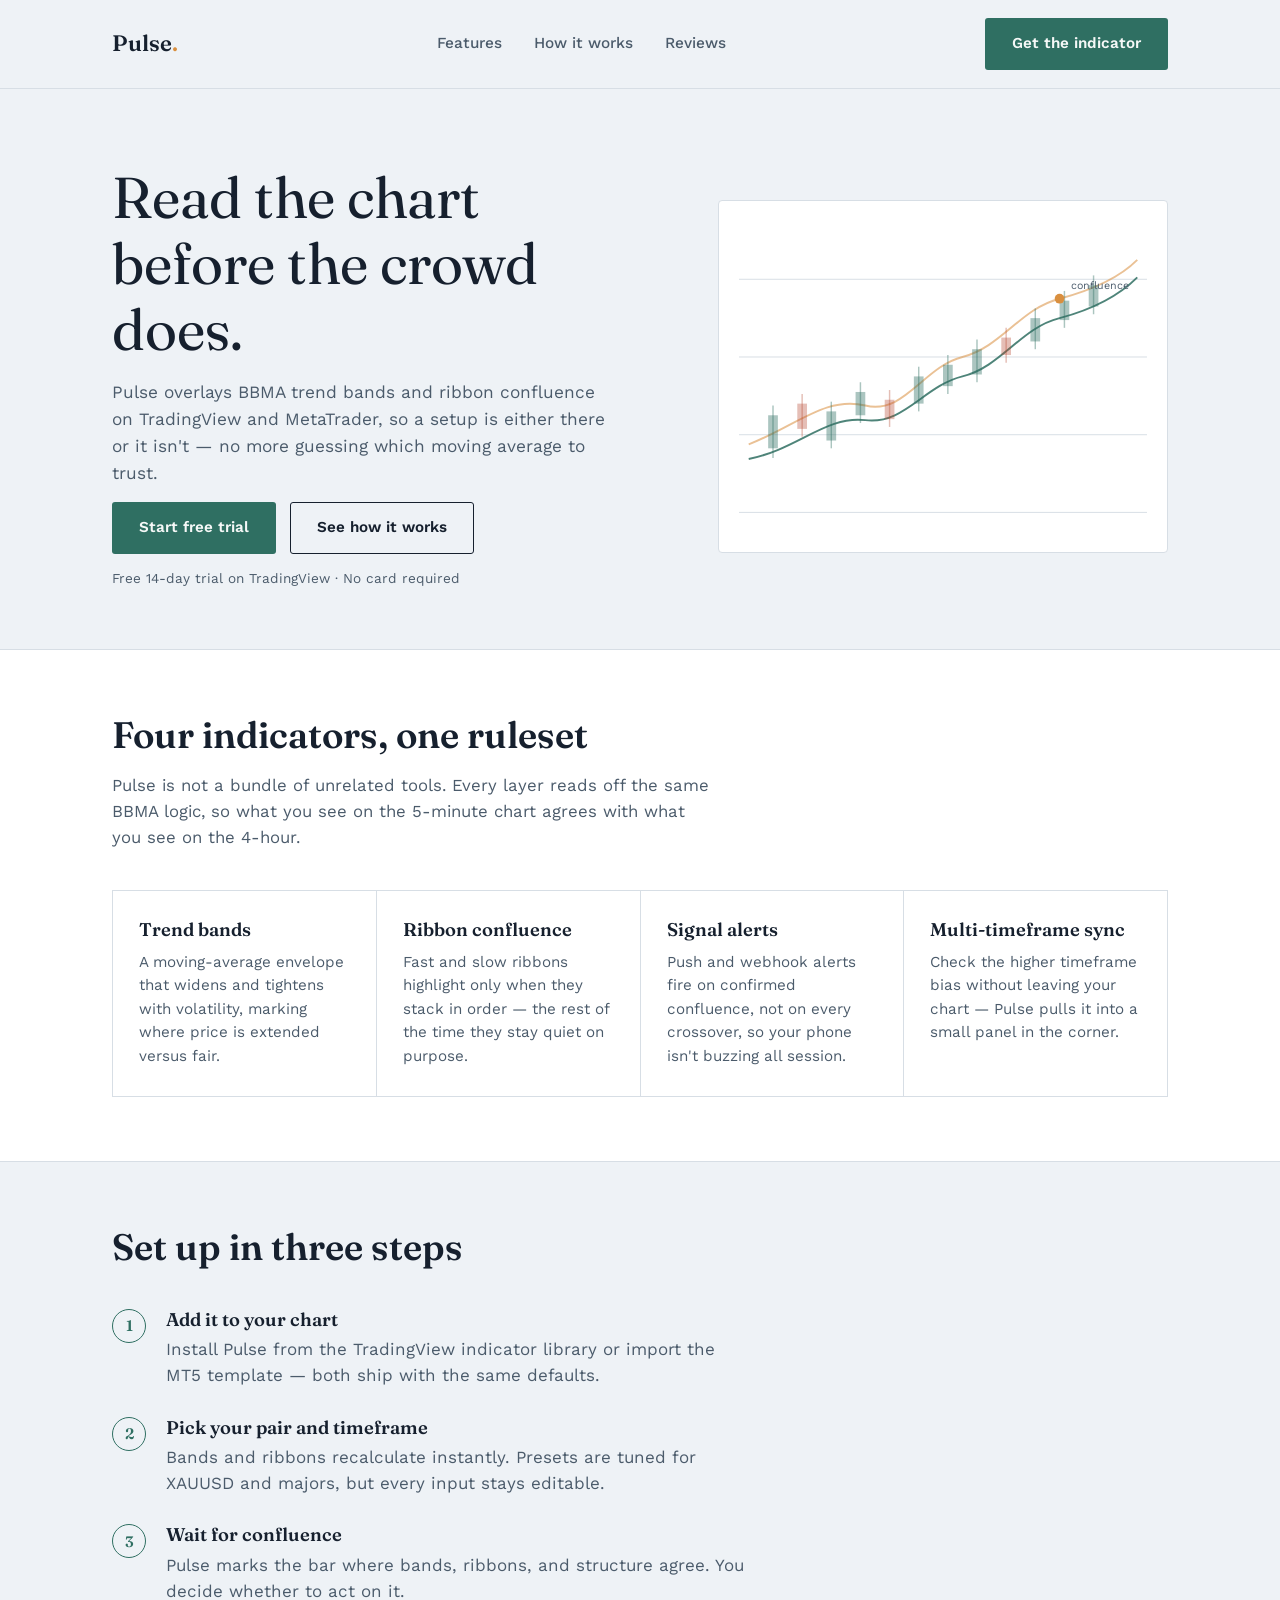
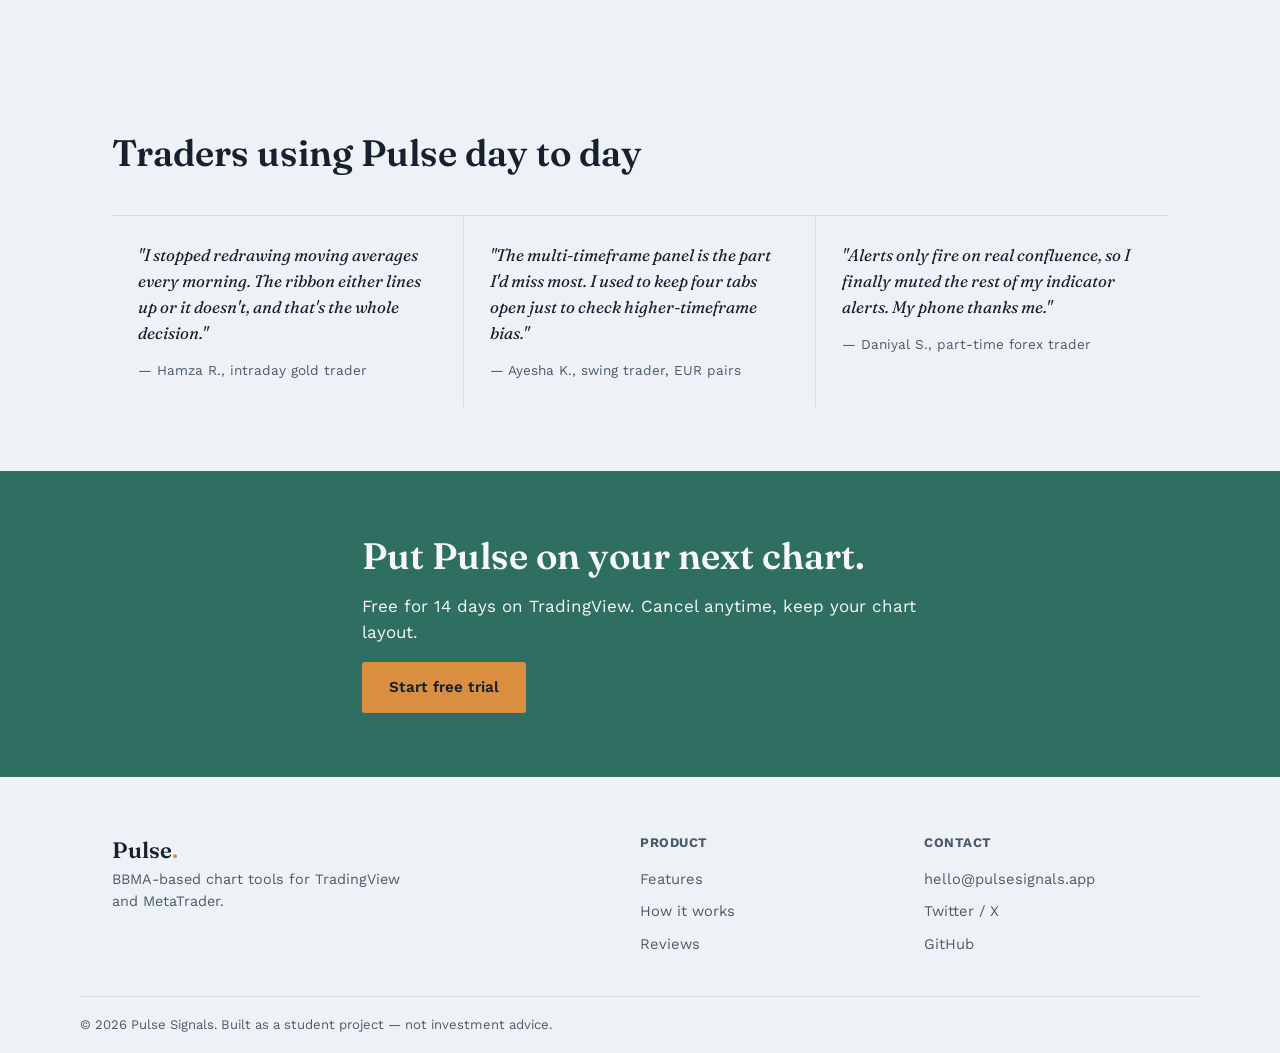
<file: WebDev-L1-LandingPage/index.html>
<!DOCTYPE html>
<html lang="en">
<head>
<meta charset="UTF-8">
<meta name="viewport" content="width=device-width, initial-scale=1.0">
<title>Pulse Signals — Read the chart before the crowd does</title>
<link rel="preconnect" href="https://fonts.googleapis.com">
<link rel="preconnect" href="https://fonts.gstatic.com" crossorigin>
<link href="https://fonts.googleapis.com/css2?family=Fraunces:ital,opsz,wght@0,9..144,400;0,9..144,600;1,9..144,500&family=Work+Sans:wght@400;500;600;700&display=swap" rel="stylesheet">
<link rel="stylesheet" href="style.css">
</head>
<body>

<header class="site-header">
  <div class="wrap header-inner">
    <a href="#top" class="logo">Pulse<span class="logo-dot">.</span></a>
    <nav class="main-nav">
      <a href="#features">Features</a>
      <a href="#how-it-works">How it works</a>
      <a href="#reviews">Reviews</a>
    </nav>
    <a href="#get-started" class="btn btn-primary nav-cta">Get the indicator</a>
    <button class="nav-toggle" aria-label="Toggle navigation" aria-expanded="false">
      <span></span><span></span><span></span>
    </button>
  </div>
</header>

<main id="top">

  <section class="hero">
    <div class="wrap hero-inner">
      <div class="hero-copy">
        <h1>Read the chart<br>before the crowd does.</h1>
        <p class="hero-sub">Pulse overlays BBMA trend bands and ribbon confluence on TradingView and MetaTrader, so a setup is either there or it isn't — no more guessing which moving average to trust.</p>
        <div class="hero-actions">
          <a href="#get-started" class="btn btn-primary">Start free trial</a>
          <a href="#how-it-works" class="btn btn-ghost">See how it works</a>
        </div>
        <p class="hero-note">Free 14-day trial on TradingView · No card required</p>
      </div>
      <div class="hero-visual" aria-hidden="true">
        <svg viewBox="0 0 420 320" xmlns="http://www.w3.org/2000/svg" class="chart-svg">
          <line x1="0" y1="60" x2="420" y2="60" class="grid-line"/>
          <line x1="0" y1="140" x2="420" y2="140" class="grid-line"/>
          <line x1="0" y1="220" x2="420" y2="220" class="grid-line"/>
          <line x1="0" y1="300" x2="420" y2="300" class="grid-line"/>
          <path d="M10,230 C60,210 90,180 130,190 C170,200 190,150 230,140 C270,130 290,90 330,80 C360,72 390,60 410,40" class="ribbon ribbon-slow"/>
          <path d="M10,245 C60,235 90,200 130,205 C170,210 190,170 230,160 C270,150 290,110 330,100 C360,92 390,78 410,58" class="ribbon ribbon-fast"/>
          <g class="candles">
            <rect x="30"  y="200" width="10" height="34" class="candle up"/><line x1="35" y1="190" x2="35" y2="244" class="wick up"/>
            <rect x="60"  y="188" width="10" height="26" class="candle down"/><line x1="65" y1="178" x2="65" y2="222" class="wick down"/>
            <rect x="90"  y="196" width="10" height="30" class="candle up"/><line x1="95" y1="186" x2="95" y2="234" class="wick up"/>
            <rect x="120" y="176" width="10" height="24" class="candle up"/><line x1="125" y1="166" x2="125" y2="208" class="wick up"/>
            <rect x="150" y="184" width="10" height="20" class="candle down"/><line x1="155" y1="174" x2="155" y2="212" class="wick down"/>
            <rect x="180" y="160" width="10" height="28" class="candle up"/><line x1="185" y1="150" x2="185" y2="196" class="wick up"/>
            <rect x="210" y="148" width="10" height="22" class="candle up"/><line x1="215" y1="138" x2="215" y2="178" class="wick up"/>
            <rect x="240" y="132" width="10" height="26" class="candle up"/><line x1="245" y1="122" x2="245" y2="166" class="wick up"/>
            <rect x="270" y="120" width="10" height="18" class="candle down"/><line x1="275" y1="110" x2="275" y2="146" class="wick down"/>
            <rect x="300" y="100" width="10" height="24" class="candle up"/><line x1="305" y1="90"  x2="305" y2="132" class="wick up"/>
            <rect x="330" y="82"  width="10" height="20" class="candle up"/><line x1="335" y1="72"  x2="335" y2="110" class="wick up"/>
            <rect x="360" y="66"  width="10" height="22" class="candle up"/><line x1="365" y1="56"  x2="365" y2="96"  class="wick up"/>
          </g>
          <circle cx="330" cy="80" r="5" class="signal-dot"/>
          <text x="342" y="70" class="signal-label">confluence</text>
        </svg>
      </div>
    </div>
  </section>

  <section id="features" class="section features">
    <div class="wrap">
      <h2>Four indicators, one ruleset</h2>
      <p class="section-lede">Pulse is not a bundle of unrelated tools. Every layer reads off the same BBMA logic, so what you see on the 5-minute chart agrees with what you see on the 4-hour.</p>
      <div class="feature-grid">
        <div class="feature">
          <h3>Trend bands</h3>
          <p>A moving-average envelope that widens and tightens with volatility, marking where price is extended versus fair.</p>
        </div>
        <div class="feature">
          <h3>Ribbon confluence</h3>
          <p>Fast and slow ribbons highlight only when they stack in order — the rest of the time they stay quiet on purpose.</p>
        </div>
        <div class="feature">
          <h3>Signal alerts</h3>
          <p>Push and webhook alerts fire on confirmed confluence, not on every crossover, so your phone isn't buzzing all session.</p>
        </div>
        <div class="feature">
          <h3>Multi-timeframe sync</h3>
          <p>Check the higher timeframe bias without leaving your chart — Pulse pulls it into a small panel in the corner.</p>
        </div>
      </div>
    </div>
  </section>

  <section id="how-it-works" class="section how-it-works">
    <div class="wrap">
      <h2>Set up in three steps</h2>
      <ol class="steps">
        <li>
          <span class="step-number">1</span>
          <div>
            <h3>Add it to your chart</h3>
            <p>Install Pulse from the TradingView indicator library or import the MT5 template — both ship with the same defaults.</p>
          </div>
        </li>
        <li>
          <span class="step-number">2</span>
          <div>
            <h3>Pick your pair and timeframe</h3>
            <p>Bands and ribbons recalculate instantly. Presets are tuned for XAUUSD and majors, but every input stays editable.</p>
          </div>
        </li>
        <li>
          <span class="step-number">3</span>
          <div>
            <h3>Wait for confluence</h3>
            <p>Pulse marks the bar where bands, ribbons, and structure agree. You decide whether to act on it.</p>
          </div>
        </li>
      </ol>
    </div>
  </section>

  <section id="reviews" class="section reviews">
    <div class="wrap">
      <h2>Traders using Pulse day to day</h2>
      <div class="review-list">
        <blockquote class="review">
          <p>"I stopped redrawing moving averages every morning. The ribbon either lines up or it doesn't, and that's the whole decision."</p>
          <cite>— Hamza R., intraday gold trader</cite>
        </blockquote>
        <blockquote class="review">
          <p>"The multi-timeframe panel is the part I'd miss most. I used to keep four tabs open just to check higher-timeframe bias."</p>
          <cite>— Ayesha K., swing trader, EUR pairs</cite>
        </blockquote>
        <blockquote class="review">
          <p>"Alerts only fire on real confluence, so I finally muted the rest of my indicator alerts. My phone thanks me."</p>
          <cite>— Daniyal S., part-time forex trader</cite>
        </blockquote>
      </div>
    </div>
  </section>

  <section id="get-started" class="section cta-band">
    <div class="wrap cta-inner">
      <h2>Put Pulse on your next chart.</h2>
      <p>Free for 14 days on TradingView. Cancel anytime, keep your chart layout.</p>
      <a href="#" class="btn btn-primary">Start free trial</a>
    </div>
  </section>

</main>

<footer class="site-footer">
  <div class="wrap footer-inner">
    <div class="footer-brand">
      <a href="#top" class="logo">Pulse<span class="logo-dot">.</span></a>
      <p>BBMA-based chart tools for TradingView and MetaTrader.</p>
    </div>
    <div class="footer-col">
      <h4>Product</h4>
      <a href="#features">Features</a>
      <a href="#how-it-works">How it works</a>
      <a href="#reviews">Reviews</a>
    </div>
    <div class="footer-col">
      <h4>Contact</h4>
      <a href="mailto:hello@pulsesignals.app">hello@pulsesignals.app</a>
      <a href="#">Twitter / X</a>
      <a href="#">GitHub</a>
    </div>
  </div>
  <div class="wrap footer-bottom">
    <p>&copy; 2026 Pulse Signals. Built as a student project — not investment advice.</p>
  </div>
</footer>

<script>
  const navToggle = document.querySelector('.nav-toggle');
  const mainNav = document.querySelector('.main-nav');
  navToggle.addEventListener('click', () => {
    const isOpen = mainNav.classList.toggle('open');
    navToggle.setAttribute('aria-expanded', isOpen);
  });
  document.querySelectorAll('.main-nav a, .nav-cta').forEach(link => {
    link.addEventListener('click', () => {
      mainNav.classList.remove('open');
      navToggle.setAttribute('aria-expanded', 'false');
    });
  });
</script>

</body>
</html>
</file>
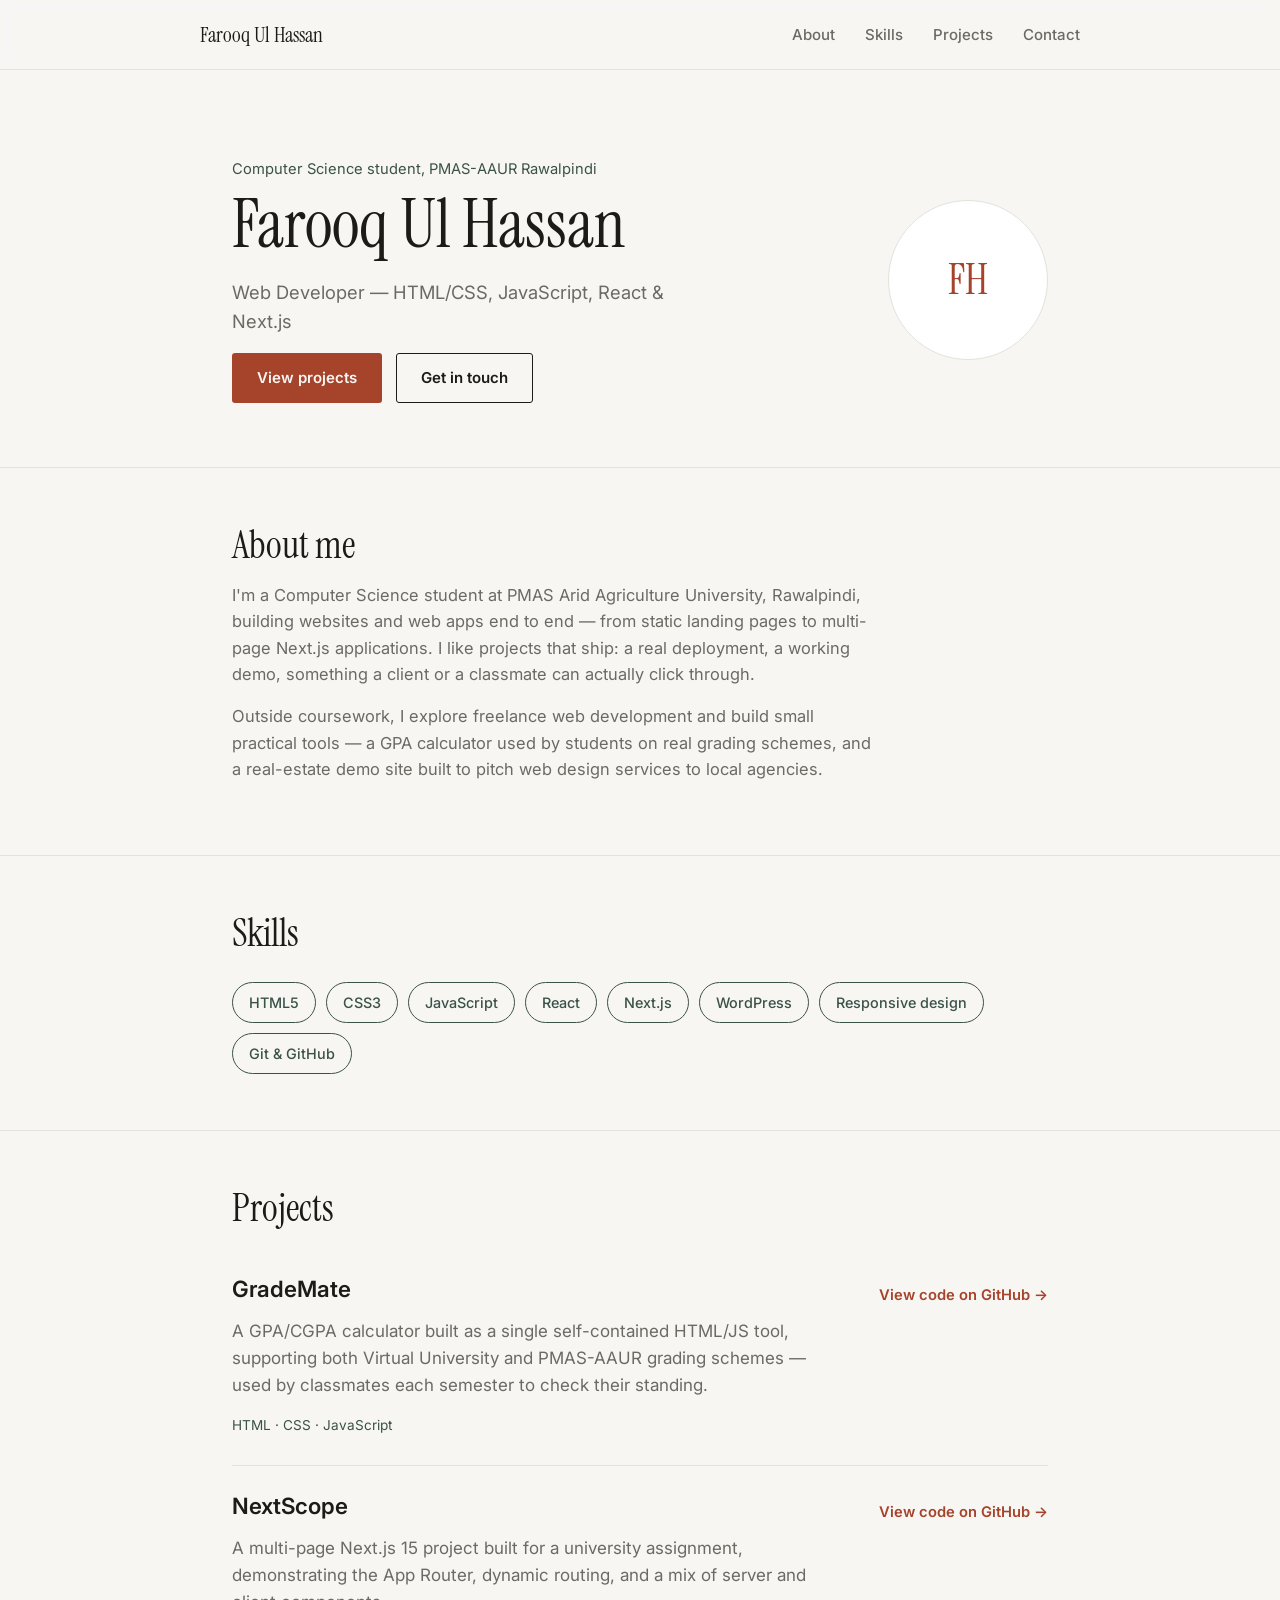
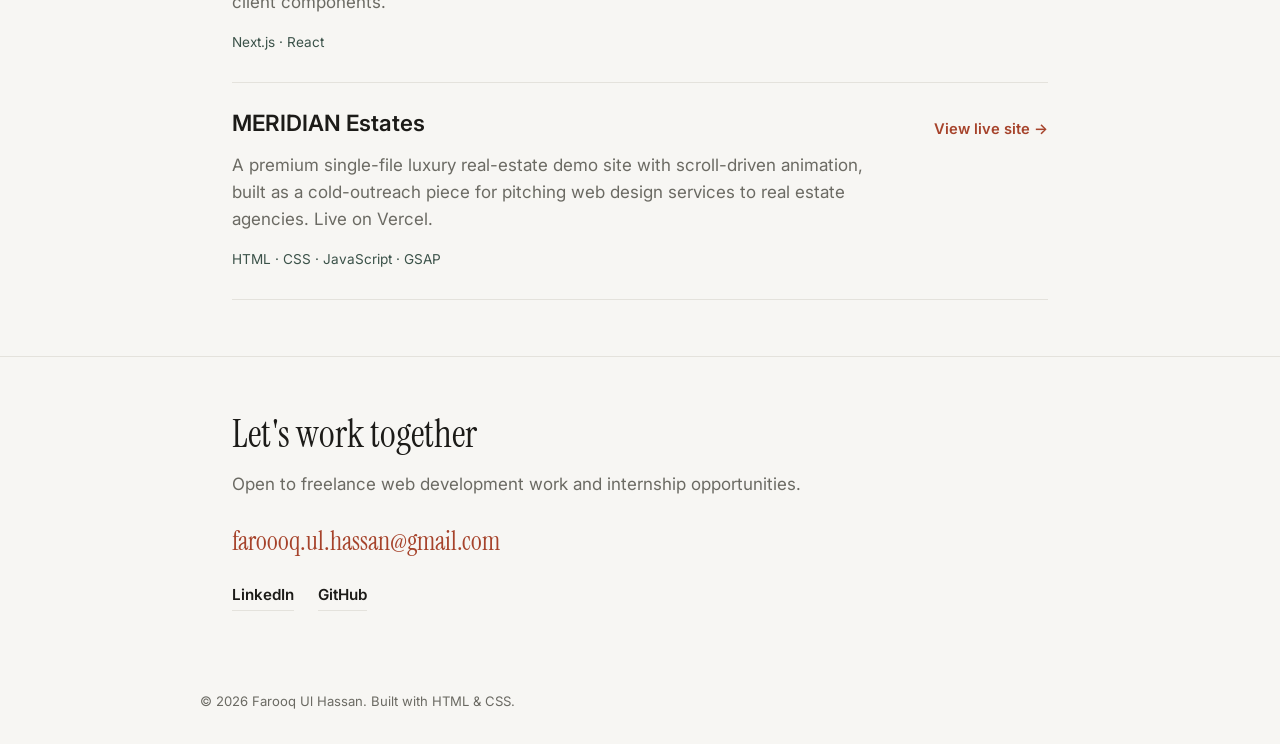
<file: WebDev-L1-Portfolio/index.html>
<!DOCTYPE html>
<html lang="en">
<head>
<meta charset="UTF-8">
<meta name="viewport" content="width=device-width, initial-scale=1.0">
<title>Farooq Ul Hassan — Web Developer</title>
<link rel="preconnect" href="https://fonts.googleapis.com">
<link rel="preconnect" href="https://fonts.gstatic.com" crossorigin>
<link href="https://fonts.googleapis.com/css2?family=Instrument+Serif:ital@0;1&family=Inter:wght@400;500;600;700&display=swap" rel="stylesheet">
<link rel="stylesheet" href="style.css">
</head>
<body>

<header class="site-header">
  <div class="wrap header-inner">
    <a href="#top" class="logo">Farooq Ul Hassan</a>
    <nav class="main-nav">
      <a href="#about">About</a>
      <a href="#skills">Skills</a>
      <a href="#projects">Projects</a>
      <a href="#contact">Contact</a>
    </nav>
    <button class="nav-toggle" aria-label="Toggle navigation" aria-expanded="false">
      <span></span><span></span><span></span>
    </button>
  </div>
</header>

<main id="top">

  <section class="hero">
    <div class="wrap hero-inner">
      <div class="hero-copy">
        <p class="hero-eyebrow">Computer Science student, PMAS-AAUR Rawalpindi</p>
        <h1>Farooq Ul Hassan</h1>
        <p class="hero-role">Web Developer — HTML/CSS, JavaScript, React &amp; Next.js</p>
        <div class="hero-actions">
          <a href="#projects" class="btn btn-primary">View projects</a>
          <a href="#contact" class="btn btn-ghost">Get in touch</a>
        </div>
      </div>
      <div class="hero-avatar" aria-hidden="true">
        <div class="avatar-frame">FH</div>
      </div>
    </div>
  </section>

  <section id="about" class="section about">
    <div class="wrap">
      <h2>About me</h2>
      <p class="about-text">
        I'm a Computer Science student at PMAS Arid Agriculture University, Rawalpindi,
        building websites and web apps end to end — from static landing pages to
        multi-page Next.js applications. I like projects that ship: a real deployment,
        a working demo, something a client or a classmate can actually click through.
      </p>
      <p class="about-text">
        Outside coursework, I explore freelance web development and build small
        practical tools — a GPA calculator used by students on real grading schemes,
        and a real-estate demo site built to pitch web design services to local agencies.
      </p>
    </div>
  </section>

  <section id="skills" class="section skills">
    <div class="wrap">
      <h2>Skills</h2>
      <ul class="skill-list">
        <li>HTML5</li>
        <li>CSS3</li>
        <li>JavaScript</li>
        <li>React</li>
        <li>Next.js</li>
        <li>WordPress</li>
        <li>Responsive design</li>
        <li>Git &amp; GitHub</li>
      </ul>
    </div>
  </section>

  <section id="projects" class="section projects">
    <div class="wrap">
      <h2>Projects</h2>

      <article class="project">
        <div class="project-info">
          <h3>GradeMate</h3>
          <p>A GPA/CGPA calculator built as a single self-contained HTML/JS tool,
             supporting both Virtual University and PMAS-AAUR grading schemes —
             used by classmates each semester to check their standing.</p>
          <p class="project-stack">HTML · CSS · JavaScript</p>
        </div>
        <div class="project-links">
          <a href="#" class="project-link">View code on GitHub →</a>
        </div>
      </article>

      <article class="project">
        <div class="project-info">
          <h3>NextScope</h3>
          <p>A multi-page Next.js 15 project built for a university assignment,
             demonstrating the App Router, dynamic routing, and a mix of
             server and client components.</p>
          <p class="project-stack">Next.js · React</p>
        </div>
        <div class="project-links">
          <a href="#" class="project-link">View code on GitHub →</a>
        </div>
      </article>

      <article class="project">
        <div class="project-info">
          <h3>MERIDIAN Estates</h3>
          <p>A premium single-file luxury real-estate demo site with scroll-driven
             animation, built as a cold-outreach piece for pitching web design
             services to real estate agencies. Live on Vercel.</p>
          <p class="project-stack">HTML · CSS · JavaScript · GSAP</p>
        </div>
        <div class="project-links">
          <a href="https://meridian-estates-nine.vercel.app" class="project-link" target="_blank" rel="noopener">View live site →</a>
        </div>
      </article>

    </div>
  </section>

  <section id="contact" class="section contact">
    <div class="wrap contact-inner">
      <h2>Let's work together</h2>
      <p>Open to freelance web development work and internship opportunities.</p>
      <a href="mailto:faroooq.ul.hassan@gmail.com" class="contact-email">faroooq.ul.hassan@gmail.com</a>
      <div class="contact-links">
        <a href="https://linkedin.com/in/farooq-ul-hassan-12b324296" target="_blank" rel="noopener">LinkedIn</a>
        <a href="https://github.com/faroooqulhassan" target="_blank" rel="noopener">GitHub</a>
      </div>
    </div>
  </section>

</main>

<footer class="site-footer">
  <div class="wrap footer-bottom">
    <p>&copy; 2026 Farooq Ul Hassan. Built with HTML &amp; CSS.</p>
  </div>
</footer>

<script>
  const navToggle = document.querySelector('.nav-toggle');
  const mainNav = document.querySelector('.main-nav');
  navToggle.addEventListener('click', () => {
    const isOpen = mainNav.classList.toggle('open');
    navToggle.setAttribute('aria-expanded', isOpen);
  });
  document.querySelectorAll('.main-nav a').forEach(link => {
    link.addEventListener('click', () => {
      mainNav.classList.remove('open');
      navToggle.setAttribute('aria-expanded', 'false');
    });
  });
</script>

</body>
</html>
</file>
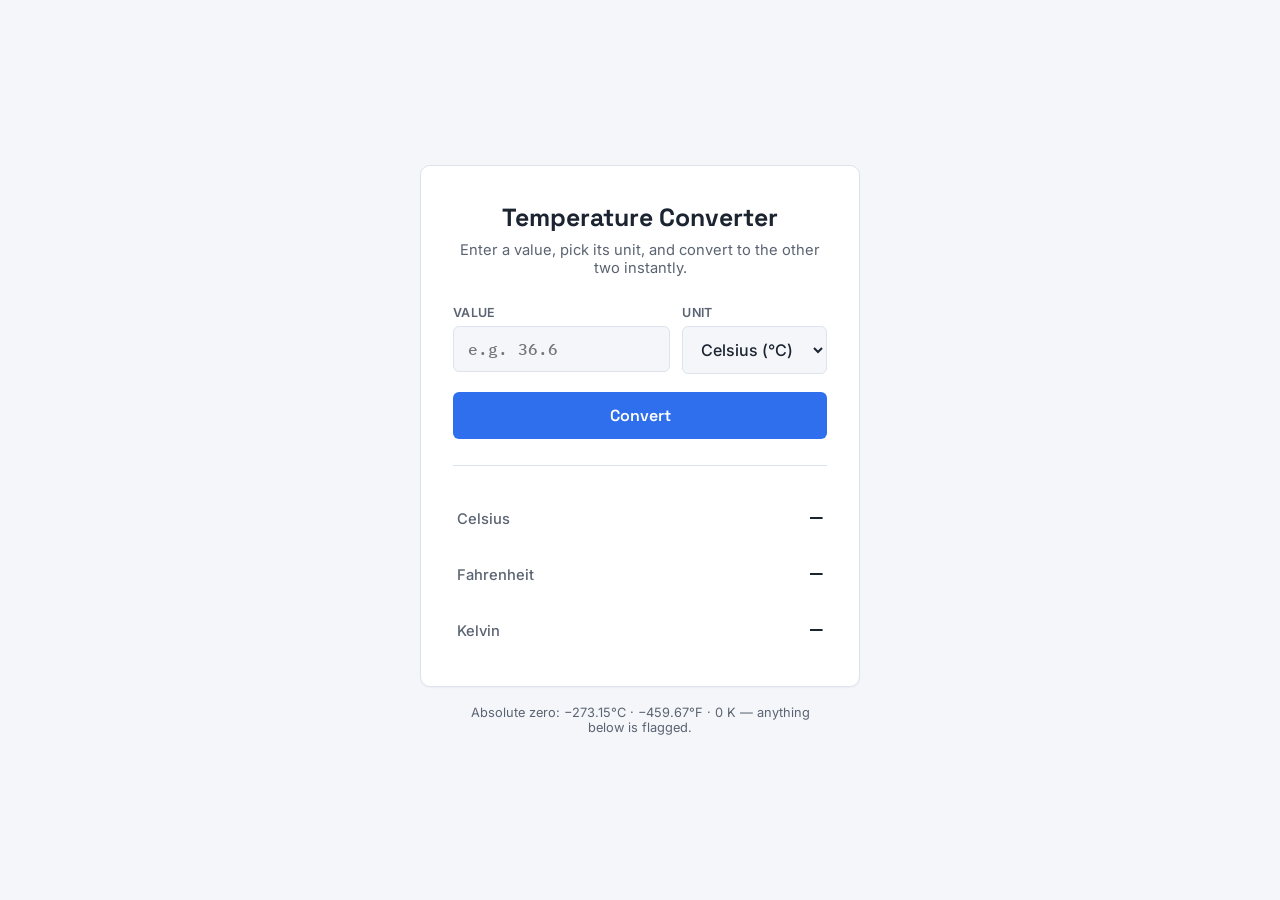
<file: WebDev-L1-TempConverter/index.html>
<!DOCTYPE html>
<html lang="en">
<head>
<meta charset="UTF-8">
<meta name="viewport" content="width=device-width, initial-scale=1.0">
<title>Temperature Converter</title>
<link rel="preconnect" href="https://fonts.googleapis.com">
<link rel="preconnect" href="https://fonts.gstatic.com" crossorigin>
<link href="https://fonts.googleapis.com/css2?family=Space+Grotesk:wght@500;600;700&family=Inter:wght@400;500;600&family=IBM+Plex+Mono:wght@500;600&display=swap" rel="stylesheet">
<link rel="stylesheet" href="style.css">
</head>
<body>

<main class="page">
  <div class="card">
    <header class="card-header">
      <h1>Temperature Converter</h1>
      <p>Enter a value, pick its unit, and convert to the other two instantly.</p>
    </header>

    <form id="converter-form" novalidate>
      <div class="field-row">
        <div class="field field-value">
          <label for="temp-value">Value</label>
          <input
            type="text"
            inputmode="decimal"
            id="temp-value"
            name="temp-value"
            placeholder="e.g. 36.6"
            autocomplete="off"
          >
        </div>
        <div class="field field-unit">
          <label for="temp-unit">Unit</label>
          <select id="temp-unit" name="temp-unit">
            <option value="C">Celsius (°C)</option>
            <option value="F">Fahrenheit (°F)</option>
            <option value="K">Kelvin (K)</option>
          </select>
        </div>
      </div>

      <button type="submit" class="btn-convert">Convert</button>

      <p id="error-message" class="error-message" role="alert" hidden></p>
    </form>

    <section class="results" aria-live="polite">
      <div class="result-row" data-unit="C">
        <span class="result-label">Celsius</span>
        <span class="result-value" id="result-c">—</span>
      </div>
      <div class="result-row" data-unit="F">
        <span class="result-label">Fahrenheit</span>
        <span class="result-value" id="result-f">—</span>
      </div>
      <div class="result-row" data-unit="K">
        <span class="result-label">Kelvin</span>
        <span class="result-value" id="result-k">—</span>
      </div>
    </section>
  </div>

  <p class="footnote">Absolute zero: −273.15°C · −459.67°F · 0 K — anything below is flagged.</p>
</main>

<script src="script.js"></script>
</body>
</html>
</file>
<file: WebDev-L1-LandingPage/style.css>
/* ============================================
   Pulse Signals — Landing Page Stylesheet
   Color tokens
   ============================================ */
:root{
  --bg:        #EEF2F6;  /* pale chart-paper blue-grey */
  --surface:   #FFFFFF;
  --ink:       #16202E;  /* near-navy text */
  --ink-soft:  #4B5B6B;  /* muted body text */
  --line:      #D7DEE5;  /* hairline borders */
  --teal:      #2F6F62;  /* primary accent / CTA */
  --teal-dark: #234F45;
  --amber:     #D98F3F;  /* secondary accent / up-candle */
  --down:      #B4472F;  /* down-candle */

  --font-display: 'Fraunces', Georgia, serif;
  --font-body: 'Work Sans', -apple-system, BlinkMacSystemFont, 'Segoe UI', sans-serif;
}

*, *::before, *::after{ box-sizing: border-box; }

html{ scroll-behavior: smooth; }

body{
  margin: 0;
  background: var(--bg);
  color: var(--ink);
  font-family: var(--font-body);
  font-size: 17px;
  line-height: 1.55;
  -webkit-font-smoothing: antialiased;
}

.wrap{
  max-width: 1120px;
  margin: 0 auto;
  padding: 0 32px;
}

h1, h2, h3{
  font-family: var(--font-display);
  font-weight: 600;
  line-height: 1.15;
  margin: 0 0 16px;
  color: var(--ink);
}

h1{ font-size: clamp(2.4rem, 4.6vw, 3.6rem); font-weight: 400; }
h2{ font-size: clamp(1.7rem, 3vw, 2.3rem); }
h3{ font-size: 1.15rem; }

p{ margin: 0 0 16px; color: var(--ink-soft); }

a{ color: inherit; text-decoration: none; }

/* ---------- Buttons ---------- */
.btn{
  display: inline-block;
  padding: 13px 26px;
  border-radius: 3px;
  font-weight: 600;
  font-size: 0.95rem;
  border: 1.5px solid transparent;
  transition: background-color 0.15s ease, color 0.15s ease, border-color 0.15s ease;
}
.btn-primary{
  background: var(--teal);
  color: #F5F8F7;
}
.btn-primary:hover{ background: var(--teal-dark); }
.btn-ghost{
  border-color: var(--ink);
  color: var(--ink);
}
.btn-ghost:hover{ background: var(--ink); color: var(--bg); }

/* ---------- Header / Nav ---------- */
.site-header{
  position: sticky;
  top: 0;
  z-index: 50;
  background: rgba(238, 242, 246, 0.92);
  backdrop-filter: blur(6px);
  border-bottom: 1px solid var(--line);
}
.header-inner{
  display: flex;
  align-items: center;
  justify-content: space-between;
  padding-top: 18px;
  padding-bottom: 18px;
}
.logo{
  font-family: var(--font-display);
  font-size: 1.4rem;
  font-weight: 600;
  color: var(--ink);
}
.logo-dot{ color: var(--amber); }

.main-nav{
  display: flex;
  gap: 32px;
}
.main-nav a{
  font-size: 0.96rem;
  font-weight: 500;
  color: var(--ink-soft);
}
.main-nav a:hover{ color: var(--ink); }

.nav-toggle{
  display: none;
  flex-direction: column;
  gap: 5px;
  background: none;
  border: none;
  cursor: pointer;
  padding: 6px;
}
.nav-toggle span{
  width: 22px;
  height: 2px;
  background: var(--ink);
}

/* ---------- Hero ---------- */
.hero{ padding: 76px 0 60px; }
.hero-inner{
  display: flex;
  align-items: center;
  gap: 56px;
}
.hero-copy{ flex: 1 1 460px; }
.hero-sub{
  font-size: 1.08rem;
  max-width: 46ch;
}
.hero-actions{
  display: flex;
  gap: 14px;
  flex-wrap: wrap;
  margin-bottom: 14px;
}
.hero-note{
  font-size: 0.85rem;
  color: var(--ink-soft);
  margin-bottom: 0;
}
.hero-visual{
  flex: 1 1 360px;
  background: var(--surface);
  border: 1px solid var(--line);
  border-radius: 4px;
  padding: 20px;
}
.chart-svg{ width: 100%; height: auto; display: block; }
.grid-line{ stroke: var(--line); stroke-width: 1; }
.ribbon{ fill: none; stroke-width: 2; }
.ribbon-slow{ stroke: var(--amber); opacity: 0.55; }
.ribbon-fast{ stroke: var(--teal); opacity: 0.85; }
.candle{ fill: var(--ink-soft); opacity: 0.28; }
.candle.up{ fill: var(--teal); opacity: 0.4; }
.candle.down{ fill: var(--down); opacity: 0.35; }
.wick{ stroke: var(--ink-soft); opacity: 0.28; stroke-width: 1.5; }
.wick.up{ stroke: var(--teal); opacity: 0.4; }
.wick.down{ stroke: var(--down); opacity: 0.35; }
.signal-dot{ fill: var(--amber); }
.signal-label{
  font-family: var(--font-body);
  font-size: 11px;
  fill: var(--ink-soft);
}

/* ---------- Section shell ---------- */
.section{ padding: 64px 0; }
.section-lede{ max-width: 60ch; font-size: 1.05rem; }

/* ---------- Features ---------- */
.features{ background: var(--surface); border-top: 1px solid var(--line); border-bottom: 1px solid var(--line); }
.feature-grid{
  display: grid;
  grid-template-columns: repeat(4, 1fr);
  gap: 0;
  margin-top: 40px;
  border-top: 1px solid var(--line);
  border-left: 1px solid var(--line);
}
.feature{
  padding: 28px 26px;
  border-right: 1px solid var(--line);
  border-bottom: 1px solid var(--line);
}
.feature h3{ margin-bottom: 10px; }
.feature p{ font-size: 0.95rem; margin-bottom: 0; }

/* ---------- How it works ---------- */
.steps{
  list-style: none;
  margin: 40px 0 0;
  padding: 0;
  display: flex;
  flex-direction: column;
  gap: 28px;
  max-width: 640px;
}
.steps li{
  display: flex;
  gap: 20px;
  align-items: flex-start;
}
.step-number{
  flex: 0 0 auto;
  width: 34px;
  height: 34px;
  border-radius: 50%;
  border: 1.5px solid var(--teal);
  color: var(--teal);
  font-family: var(--font-display);
  font-weight: 600;
  display: flex;
  align-items: center;
  justify-content: center;
  font-size: 0.95rem;
}
.steps h3{ margin-bottom: 6px; }
.steps p{ margin-bottom: 0; }

/* ---------- Reviews ---------- */
.review-list{
  margin-top: 40px;
  display: grid;
  grid-template-columns: repeat(3, 1fr);
  gap: 0;
  border-top: 1px solid var(--line);
}
.review{
  margin: 0;
  padding: 26px 26px 0;
  border-right: 1px solid var(--line);
}
.review:last-child{ border-right: none; }
.review p{
  font-family: var(--font-display);
  font-style: italic;
  font-size: 1.05rem;
  color: var(--ink);
  margin-bottom: 14px;
}
.review cite{
  display: block;
  font-style: normal;
  font-size: 0.85rem;
  color: var(--ink-soft);
  padding-bottom: 26px;
}

/* ---------- CTA band ---------- */
.cta-band{ background: var(--teal); }
.cta-inner{ text-align: left; max-width: 620px; }
.cta-band h2, .cta-band p{ color: #F5F8F7; }
.cta-band .btn-primary{ background: var(--amber); color: var(--ink); }
.cta-band .btn-primary:hover{ background: #C27E33; }

/* ---------- Footer ---------- */
.site-footer{ padding: 56px 0 0; }
.footer-inner{
  display: grid;
  grid-template-columns: 2fr 1fr 1fr;
  gap: 40px;
  padding-bottom: 40px;
}
.footer-brand p{ font-size: 0.9rem; max-width: 32ch; }
.footer-col{ display: flex; flex-direction: column; gap: 10px; }
.footer-col h4{
  font-family: var(--font-body);
  font-size: 0.82rem;
  text-transform: uppercase;
  letter-spacing: 0.04em;
  color: var(--ink-soft);
  margin: 0 0 4px;
}
.footer-col a{ font-size: 0.92rem; color: var(--ink-soft); }
.footer-col a:hover{ color: var(--ink); }
.footer-bottom{
  border-top: 1px solid var(--line);
  padding: 18px 0;
}
.footer-bottom p{
  font-size: 0.82rem;
  margin: 0;
  color: var(--ink-soft);
}

/* ============================================
   Responsive — mobile breakpoint
   ============================================ */
@media (max-width: 860px){
  .feature-grid{ grid-template-columns: repeat(2, 1fr); }
  .review-list{ grid-template-columns: 1fr; }
  .review{ border-right: none; border-bottom: 1px solid var(--line); padding-bottom: 26px; }
}

@media (max-width: 720px){
  .wrap{ padding: 0 20px; }

  .nav-toggle{ display: flex; }
  .main-nav{
    position: absolute;
    top: 100%;
    left: 0;
    right: 0;
    flex-direction: column;
    gap: 0;
    background: var(--surface);
    border-bottom: 1px solid var(--line);
    max-height: 0;
    overflow: hidden;
    transition: max-height 0.2s ease;
  }
  .main-nav.open{ max-height: 260px; }
  .main-nav a{
    padding: 14px 20px;
    border-top: 1px solid var(--line);
  }
  .nav-cta{ display: none; }

  .hero{ padding: 44px 0 40px; }
  .hero-inner{ flex-direction: column; }
  .hero-copy{ text-align: left; }

  .feature-grid{ grid-template-columns: 1fr; }
  .footer-inner{ grid-template-columns: 1fr; gap: 28px; }
}
</file>
<file: WebDev-L1-Portfolio/style.css>
/* ============================================
   Farooq Ul Hassan — Portfolio Stylesheet
   Color tokens (deliberately distinct from the
   Landing Page task's blue-grey/teal palette)
   ============================================ */
:root{
  --bg:        #F7F6F3;  /* soft warm white */
  --surface:   #FFFFFF;
  --ink:       #1C1B18;  /* near-black warm ink */
  --ink-soft:  #6B6A63;  /* muted body text */
  --line:      #E4E2DC;  /* hairline borders */
  --clay:      #A6432B;  /* primary accent */
  --clay-dark: #7E3220;
  --pine:      #3B5249;  /* secondary accent — skill chips */

  --font-display: 'Instrument Serif', Georgia, serif;
  --font-body: 'Inter', -apple-system, BlinkMacSystemFont, 'Segoe UI', sans-serif;
}

*, *::before, *::after{ box-sizing: border-box; }
html{ scroll-behavior: smooth; }

body{
  margin: 0;
  background: var(--bg);
  color: var(--ink);
  font-family: var(--font-body);
  font-size: 17px;
  line-height: 1.6;
  -webkit-font-smoothing: antialiased;
}

.wrap{
  max-width: 880px;
  margin: 0 auto;
  padding: 0 32px;
}

h1, h2, h3{
  font-family: var(--font-display);
  font-weight: 400;
  line-height: 1.1;
  margin: 0 0 16px;
  color: var(--ink);
}

h1{ font-size: clamp(2.6rem, 6vw, 4.2rem); }
h2{ font-size: clamp(1.8rem, 3.4vw, 2.4rem); }
h3{ font-size: 1.4rem; font-family: var(--font-body); font-weight: 600; }

p{ margin: 0 0 16px; color: var(--ink-soft); }
a{ color: inherit; text-decoration: none; }

/* ---------- Buttons ---------- */
.btn{
  display: inline-block;
  padding: 12px 24px;
  border-radius: 3px;
  font-weight: 600;
  font-size: 0.94rem;
  border: 1.5px solid transparent;
  transition: background-color 0.15s ease, color 0.15s ease, border-color 0.15s ease;
}
.btn-primary{ background: var(--clay); color: #FBF6F3; }
.btn-primary:hover{ background: var(--clay-dark); }
.btn-ghost{ border-color: var(--ink); color: var(--ink); }
.btn-ghost:hover{ background: var(--ink); color: var(--bg); }

/* ---------- Header / Nav ---------- */
.site-header{
  position: sticky;
  top: 0;
  z-index: 50;
  background: rgba(247, 246, 243, 0.92);
  backdrop-filter: blur(6px);
  border-bottom: 1px solid var(--line);
}
.header-inner{
  display: flex;
  align-items: center;
  justify-content: space-between;
  padding: 18px 0;
}
.logo{ font-family: var(--font-display); font-size: 1.3rem; }
.main-nav{ display: flex; gap: 30px; }
.main-nav a{ font-size: 0.94rem; font-weight: 500; color: var(--ink-soft); }
.main-nav a:hover{ color: var(--clay); }

.nav-toggle{
  display: none;
  flex-direction: column;
  gap: 5px;
  background: none;
  border: none;
  cursor: pointer;
  padding: 6px;
}
.nav-toggle span{ width: 22px; height: 2px; background: var(--ink); }

/* ---------- Hero ---------- */
.hero{ padding: 88px 0 64px; }
.hero-inner{
  display: flex;
  align-items: center;
  justify-content: space-between;
  gap: 48px;
}
.hero-eyebrow{
  font-size: 0.92rem;
  color: var(--pine);
  margin-bottom: 6px;
}
.hero-role{
  font-size: 1.15rem;
  color: var(--ink-soft);
  max-width: 40ch;
}
.hero-actions{ display: flex; gap: 14px; flex-wrap: wrap; margin-top: 12px; }
.hero-avatar{ flex: 0 0 auto; }
.avatar-frame{
  width: 160px;
  height: 160px;
  border-radius: 50%;
  background: var(--surface);
  border: 1.5px solid var(--line);
  display: flex;
  align-items: center;
  justify-content: center;
  font-family: var(--font-display);
  font-size: 2.6rem;
  color: var(--clay);
}

/* ---------- Section shell ---------- */
.section{ padding: 56px 0; border-top: 1px solid var(--line); }
.about-text{ max-width: 64ch; font-size: 1.03rem; }

/* ---------- Skills ---------- */
.skill-list{
  list-style: none;
  margin: 28px 0 0;
  padding: 0;
  display: flex;
  flex-wrap: wrap;
  gap: 10px;
}
.skill-list li{
  padding: 8px 16px;
  border: 1px solid var(--pine);
  color: var(--pine);
  border-radius: 999px;
  font-size: 0.9rem;
  font-weight: 500;
}

/* ---------- Projects ---------- */
.project{
  display: flex;
  justify-content: space-between;
  align-items: flex-start;
  gap: 32px;
  padding: 28px 0;
  border-bottom: 1px solid var(--line);
}
.project:first-of-type{ padding-top: 32px; }
.project-info{ flex: 1 1 auto; }
.project-info p{ max-width: 60ch; }
.project-stack{
  font-size: 0.85rem;
  color: var(--pine);
  margin-bottom: 0;
}
.project-links{ flex: 0 0 auto; padding-top: 4px; }
.project-link{
  font-size: 0.92rem;
  font-weight: 600;
  color: var(--clay);
  white-space: nowrap;
}
.project-link:hover{ color: var(--clay-dark); }

/* ---------- Contact ---------- */
.contact-inner{ text-align: left; }
.contact-email{
  display: inline-block;
  font-family: var(--font-display);
  font-size: 1.6rem;
  color: var(--clay);
  margin: 8px 0 20px;
}
.contact-links{ display: flex; gap: 24px; }
.contact-links a{
  font-size: 0.95rem;
  font-weight: 600;
  color: var(--ink);
  border-bottom: 1.5px solid var(--line);
  padding-bottom: 2px;
}
.contact-links a:hover{ border-color: var(--clay); color: var(--clay); }

/* ---------- Footer ---------- */
.footer-bottom{ padding: 24px 0 32px; }
.footer-bottom p{ font-size: 0.82rem; margin: 0; color: var(--ink-soft); }

/* ============================================
   Responsive — mobile breakpoint
   ============================================ */
@media (max-width: 720px){
  .wrap{ padding: 0 20px; }

  .nav-toggle{ display: flex; }
  .main-nav{
    position: absolute;
    top: 100%;
    left: 0;
    right: 0;
    flex-direction: column;
    gap: 0;
    background: var(--surface);
    border-bottom: 1px solid var(--line);
    max-height: 0;
    overflow: hidden;
    transition: max-height 0.2s ease;
  }
  .main-nav.open{ max-height: 240px; }
  .main-nav a{ padding: 14px 20px; border-top: 1px solid var(--line); }

  .hero{ padding: 56px 0 40px; }
  .hero-inner{ flex-direction: column-reverse; text-align: left; }
  .avatar-frame{ width: 110px; height: 110px; font-size: 1.9rem; }

  .project{ flex-direction: column; gap: 12px; }
}
</file>
<file: WebDev-L1-TempConverter/style.css>
/* ============================================
   Temperature Converter — Stylesheet
   Color tokens (cold blue / hot orange —
   thematic, distinct from the two earlier tasks)
   ============================================ */
:root{
  --bg:        #F4F6FA;
  --surface:   #FFFFFF;
  --ink:       #1B2430;
  --ink-soft:  #5B6472;
  --line:      #DDE3EC;
  --cold:      #2F6FED;  /* primary accent */
  --cold-dark: #2257C2;
  --hot:       #E8743B;  /* secondary accent */
  --error:     #C23B3B;
  --error-bg:  #FBEAEA;

  --font-display: 'Space Grotesk', 'Inter', sans-serif;
  --font-body: 'Inter', -apple-system, BlinkMacSystemFont, 'Segoe UI', sans-serif;
  --font-mono: 'IBM Plex Mono', 'Courier New', monospace;
}

*, *::before, *::after{ box-sizing: border-box; }

body{
  margin: 0;
  min-height: 100vh;
  background: var(--bg);
  color: var(--ink);
  font-family: var(--font-body);
  display: flex;
  align-items: center;
  justify-content: center;
  padding: 32px 20px;
  -webkit-font-smoothing: antialiased;
}

.page{
  width: 100%;
  max-width: 440px;
  display: flex;
  flex-direction: column;
  align-items: center;
  gap: 18px;
}

/* ---------- Card ---------- */
.card{
  width: 100%;
  background: var(--surface);
  border: 1px solid var(--line);
  border-radius: 10px;
  padding: 36px 32px 32px;
  box-shadow: 0 1px 2px rgba(27, 36, 48, 0.04);
}

.card-header h1{
  font-family: var(--font-display);
  font-size: 1.55rem;
  font-weight: 700;
  margin: 0 0 8px;
  text-align: center;
}
.card-header p{
  font-size: 0.92rem;
  color: var(--ink-soft);
  text-align: center;
  margin: 0 0 28px;
}

/* ---------- Form ---------- */
.field-row{
  display: flex;
  gap: 12px;
  margin-bottom: 18px;
}
.field{ display: flex; flex-direction: column; gap: 6px; }
.field-value{ flex: 1 1 60%; }
.field-unit{ flex: 1 1 40%; }

label{
  font-size: 0.78rem;
  font-weight: 600;
  color: var(--ink-soft);
  text-transform: uppercase;
  letter-spacing: 0.03em;
}

input[type="text"], select{
  width: 100%;
  padding: 12px 14px;
  border: 1.5px solid var(--line);
  border-radius: 6px;
  background: var(--bg);
  color: var(--ink);
  font-family: var(--font-mono);
  font-size: 1rem;
  font-weight: 500;
  transition: border-color 0.15s ease;
}
select{ font-family: var(--font-body); cursor: pointer; }
input[type="text"]:focus, select:focus{
  outline: none;
  border-color: var(--cold);
  background: var(--surface);
}
input.invalid{ border-color: var(--error); background: var(--error-bg); }

.btn-convert{
  width: 100%;
  padding: 13px;
  border: none;
  border-radius: 6px;
  background: var(--cold);
  color: #FFFFFF;
  font-family: var(--font-display);
  font-weight: 600;
  font-size: 1rem;
  cursor: pointer;
  transition: background-color 0.15s ease;
}
.btn-convert:hover{ background: var(--cold-dark); }
.btn-convert:active{ transform: translateY(1px); }

.error-message{
  margin: 14px 0 0;
  padding: 10px 14px;
  background: var(--error-bg);
  color: var(--error);
  border-radius: 6px;
  font-size: 0.88rem;
  font-weight: 500;
}

/* ---------- Results ---------- */
.results{
  margin-top: 26px;
  padding-top: 22px;
  border-top: 1px solid var(--line);
  display: flex;
  flex-direction: column;
  gap: 2px;
}
.result-row{
  display: flex;
  align-items: baseline;
  justify-content: space-between;
  padding: 10px 4px;
  border-radius: 6px;
  transition: background-color 0.2s ease;
}
.result-row.active{ background: #EEF3FD; }
.result-label{
  font-size: 0.92rem;
  color: var(--ink-soft);
  font-weight: 500;
}
.result-value{
  font-family: var(--font-mono);
  font-size: 1.3rem;
  font-weight: 600;
  color: var(--ink);
}
.result-row.active .result-value{ color: var(--cold-dark); }
.result-row[data-unit="F"].active .result-value{ color: var(--hot); }

.footnote{
  font-size: 0.8rem;
  color: var(--ink-soft);
  text-align: center;
  margin: 0;
  max-width: 360px;
}

@media (max-width: 420px){
  .card{ padding: 28px 22px 24px; }
  .field-row{ flex-direction: column; }
}
</file>
